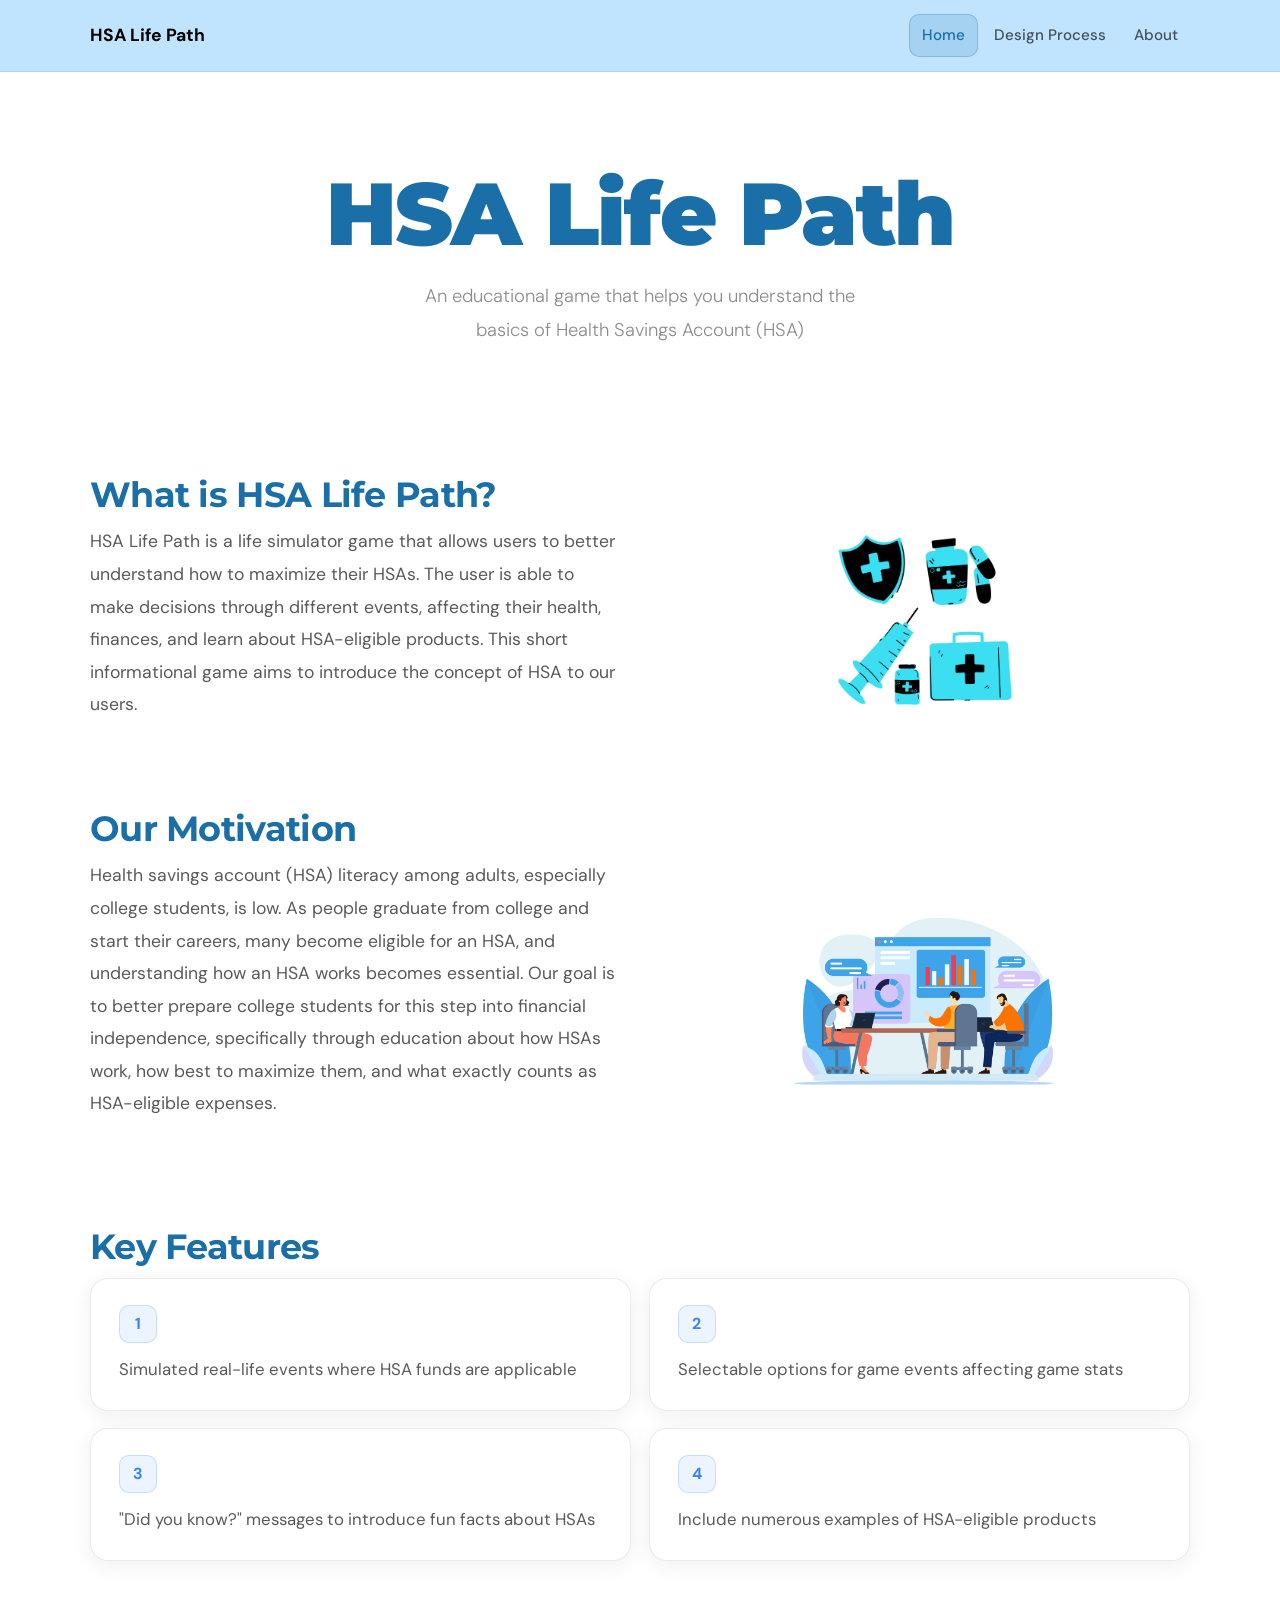
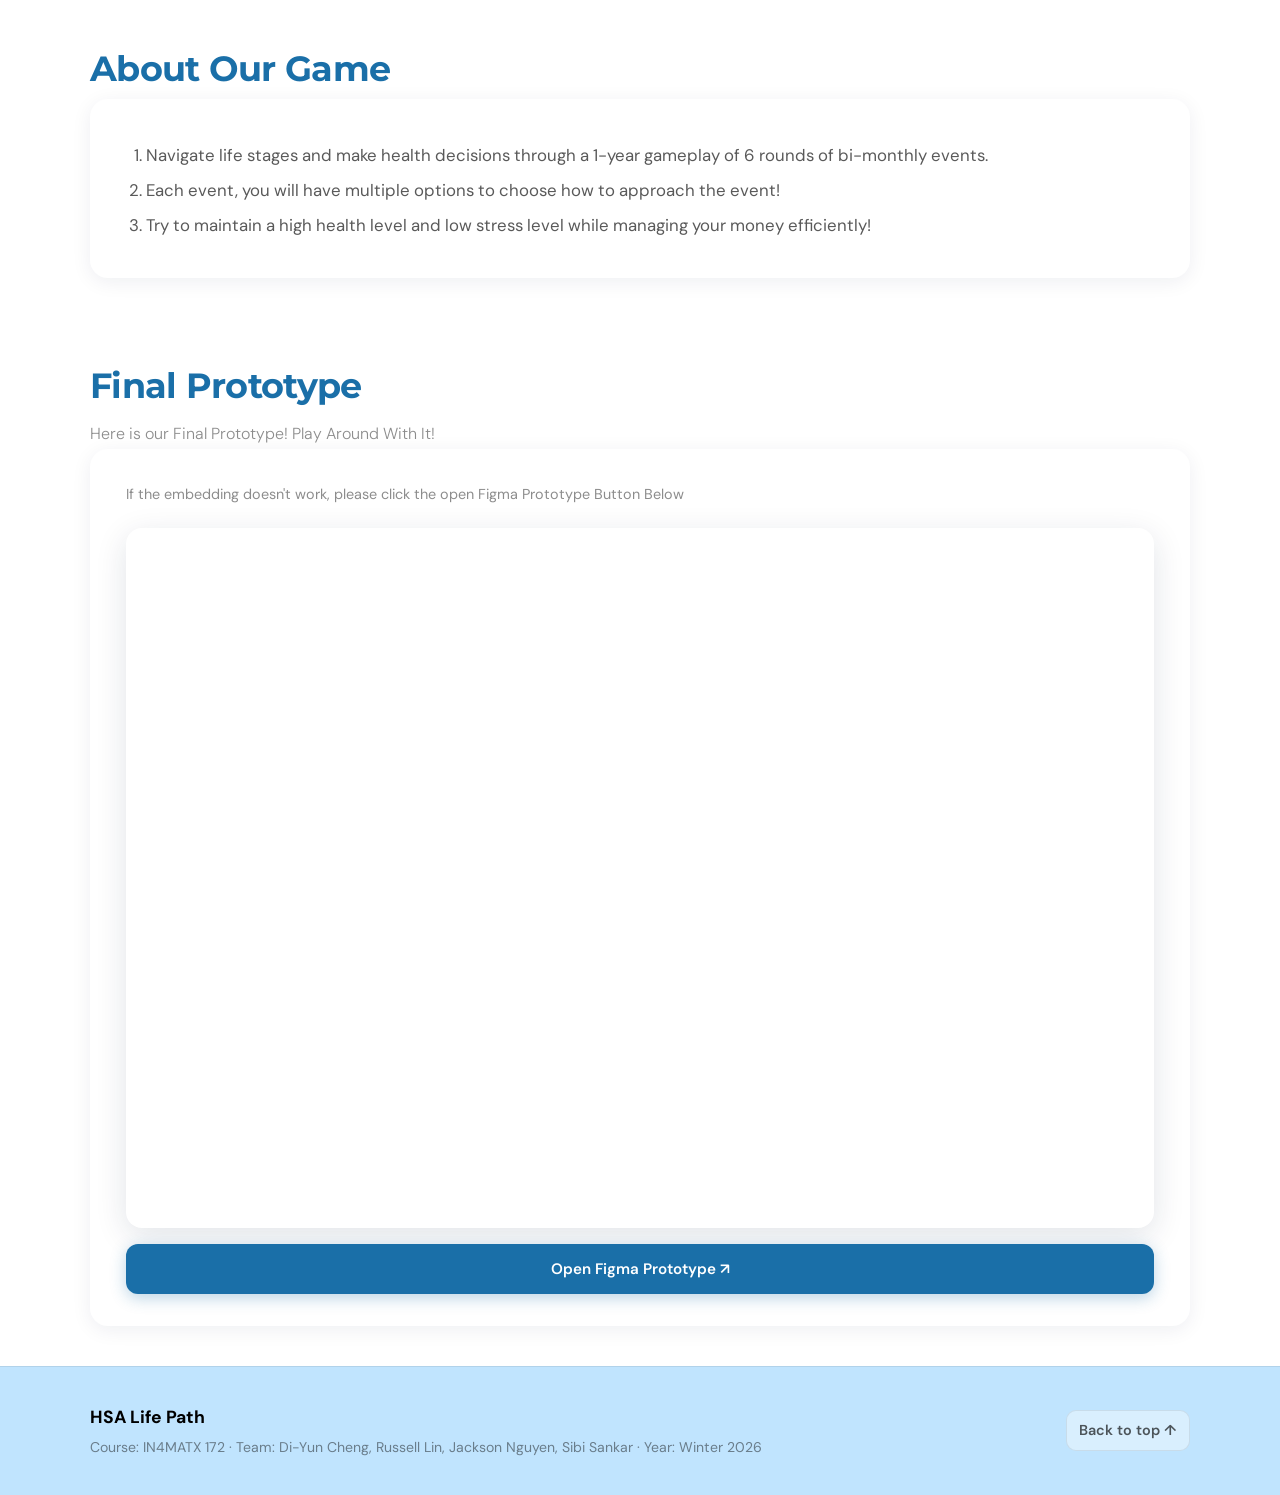
<file: index.html>
<!DOCTYPE html>
<html lang="en">
<head>
  <meta charset="UTF-8" />
  <meta name="viewport" content="width=device-width, initial-scale=1.0" />
  <title>HSA Life Path — Home</title>
  <meta name="description" content="A life simulator game helping college students understand Health Savings Accounts." />
  <link rel="stylesheet" href="styles.css" />
  <script src="script.js" defer></script>
</head>
<body>

  <nav class="site-nav">
    <div class="container nav-inner">
      <a href="index.html" class="nav-brand">HSA Life Path</a>
      <ul class="nav-links">
        <li><a href="index.html" class="active">Home</a></li>
        <li><a href="design.html">Design Process</a></li>
        <li><a href="about.html">About</a></li>
      </ul>
    </div>
  </nav>

  <main>

    <!-- ── HERO ── -->
    <section class="hero">
      <div class="container hero-grid">
        <div>
          <h1>HSA Life Path</h1>
          <p class="hero-sub">
            An educational game that helps you understand the basics of Health Savings Account (HSA)
          </p>
        </div>
      </div>
    </section>

    <!-- ── WHAT IS HSA LIFE PATH ── -->
    <section class="section section-alt3">
      <div class="container">
        <div class="section-head">
          <h2>What is HSA Life Path?</h2>
        </div>
        <div class="section-split align-items: start;">
          <div class="split-text">
            <div class="card">
              <p class="card-text">
                HSA Life Path is a life simulator game that allows users to better understand how to maximize their HSAs. The user is able to make decisions through different events, affecting their health, finances, and learn about HSA-eligible products. This short informational game aims to introduce the concept of HSA to our users.
              </p>
            </div>
          </div>
          <div class="split-image">
            <img
              src="assets/What is HSA Life Path.jpg"
              alt="HSA Life Path medical icons"
              style="max-width: 190px; width: 190px; height: auto;"
            />
          </div>
        </div>
      </div>
    </section>

    <!-- ── OUR MOTIVATION ── -->
    <section class="section section-alt2">
      <div class="container">
        <div class="section-head">
          <h2>Our Motivation</h2>
        </div>
        <div class="section-split align-items: start;">
          <div class="split-text">
            <div class="card">
              <p class="card-text">
                Health savings account (HSA) literacy among adults, especially college students, is low. As people graduate from college and start their careers, many become eligible for an HSA, and understanding how an HSA works becomes essential. Our goal is to better prepare college students for this step into financial independence, specifically through education about how HSAs work, how best to maximize them, and what exactly counts as HSA-eligible expenses.
              </p>
            </div>
          </div>
          <div class="split-image">
            <img
              src="assets/Our Motivation.jpg"
              alt="Team discussing motivation"
            />
          </div>
        </div>
      </div>
    </section>

    <!-- ── KEY FEATURES ── -->
    <section class="section section-alt">
      <div class="container">
        <div class="section-head">
          <h2>Key Features</h2>
        </div>
        <div class="features-grid">
          <div class="feature-card">
            <div class="feature-card-top">
              <div class="feature-num">1</div>
            </div>
            <p class="feature-text">Simulated real-life events where HSA funds are applicable</p>
          </div>
          <div class="feature-card">
            <div class="feature-card-top">
              <div class="feature-num">2</div>
            </div>
            <p class="feature-text">Selectable options for game events affecting game stats</p>
          </div>
          <div class="feature-card">
            <div class="feature-card-top">
              <div class="feature-num">3</div>
            </div>
            <p class="feature-text">"Did you know?" messages to introduce fun facts about HSAs</p>
          </div>
          <div class="feature-card">
            <div class="feature-card-top">
              <div class="feature-num">4</div>
            </div>
            <p class="feature-text">Include numerous examples of HSA-eligible products</p>
          </div>
        </div>
      </div>
    </section>

    <!-- ── ABOUT OUR GAME ── -->
    <section class="section section-alt">
      <div class="container">
        <div class="section-head">
          <h2>About Our Game</h2>
        </div>
        <div class="card">
          <ol class="bullets" style="padding-left:1.25rem;">
            <li>Navigate life stages and make health decisions through a 1-year gameplay of 6 rounds of bi-monthly events.</li>
            <li>Each event, you will have multiple options to choose how to approach the event!</li>
            <li>Try to maintain a high health level and low stress level while managing your money efficiently!</li>
          </ol>
        </div>
      </div>
    </section>

    <!-- ── PROTOTYPE ── -->
    <section id="prototype" class="section section-alt3">
      <div class="container">
        <div class="section-head">
          <h2>Final Prototype</h2>
          <p class="section-subtitle">Here is our Final Prototype! Play Around With It!</p>
        </div>
        <div class="card">
          <p class="card-text subtle" style="margin-bottom: 1.25rem; font-size:0.9rem;">
            If the embedding doesn't work, please click the open Figma Prototype Button Below
          </p>
          <div class="iframe-wrap">
            <iframe
              width="800"
              height="700"
              src="https://embed.figma.com/proto/LYA5RpGgOp7YdNDZ2Oj3NZ/Project?node-id=98-130&p=f&scaling=contain&content-scaling=responsive&page-id=97%3A23&starting-point-node-id=98%3A130&embed-host=share"
              allowfullscreen>
            </iframe>
          </div>
          <a
            class="btn btn-primary full"
            href="https://www.figma.com/proto/LYA5RpGgOp7YdNDZ2Oj3NZ/Project?node-id=98-130&starting-point-node-id=98%3A130"
            target="_blank" rel="noopener"
          >Open Figma Prototype ↗</a>
        </div>
      </div>
    </section>

  </main>

  <footer class="site-footer">
    <div class="container footer-inner">
      <div>
        <div class="footer-title">HSA Life Path</div>
        <div class="footer-subtle">
          Course: IN4MATX 172 ·
          Team: Di-Yun Cheng, Russell Lin, Jackson Nguyen, Sibi Sankar ·
          Year: Winter 2026
        </div>
      </div>
      <a href="#" class="footer-top">Back to top ↑</a>
    </div>
  </footer>

</body>
</html>
</file>
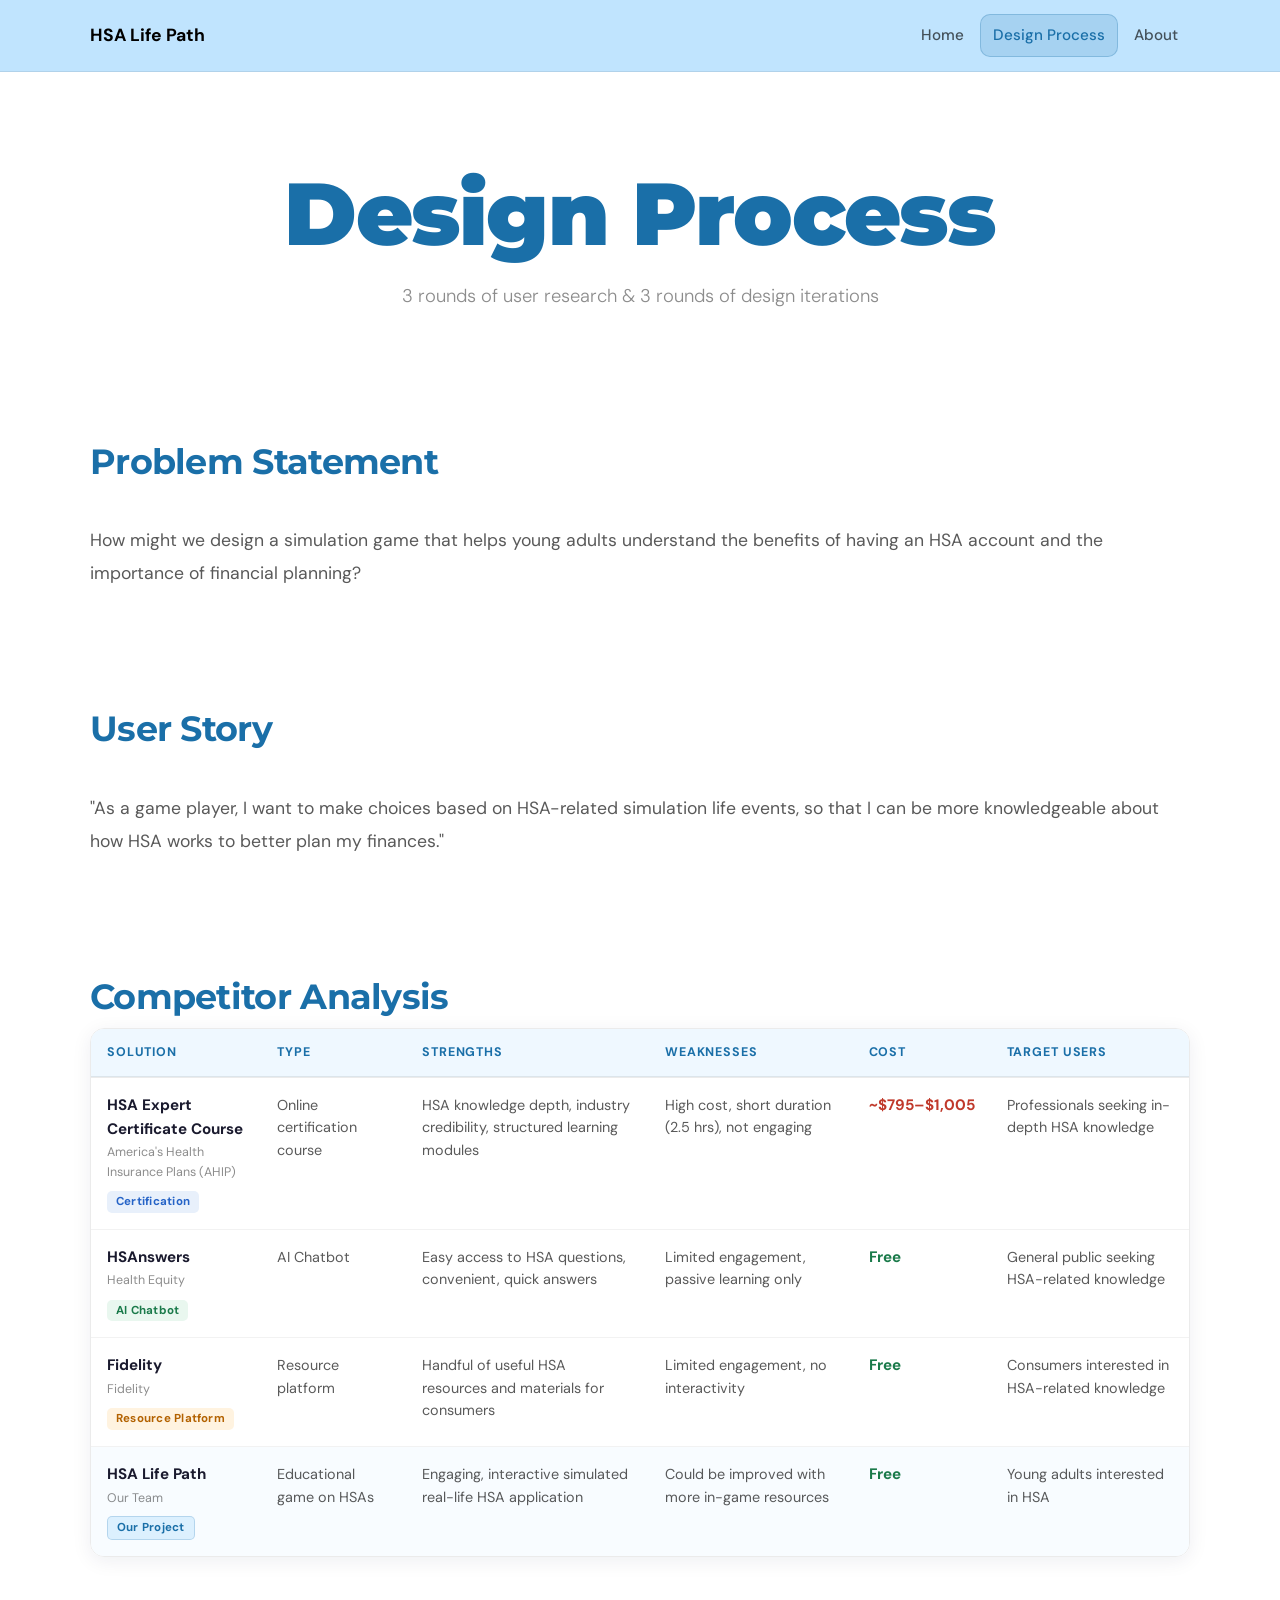
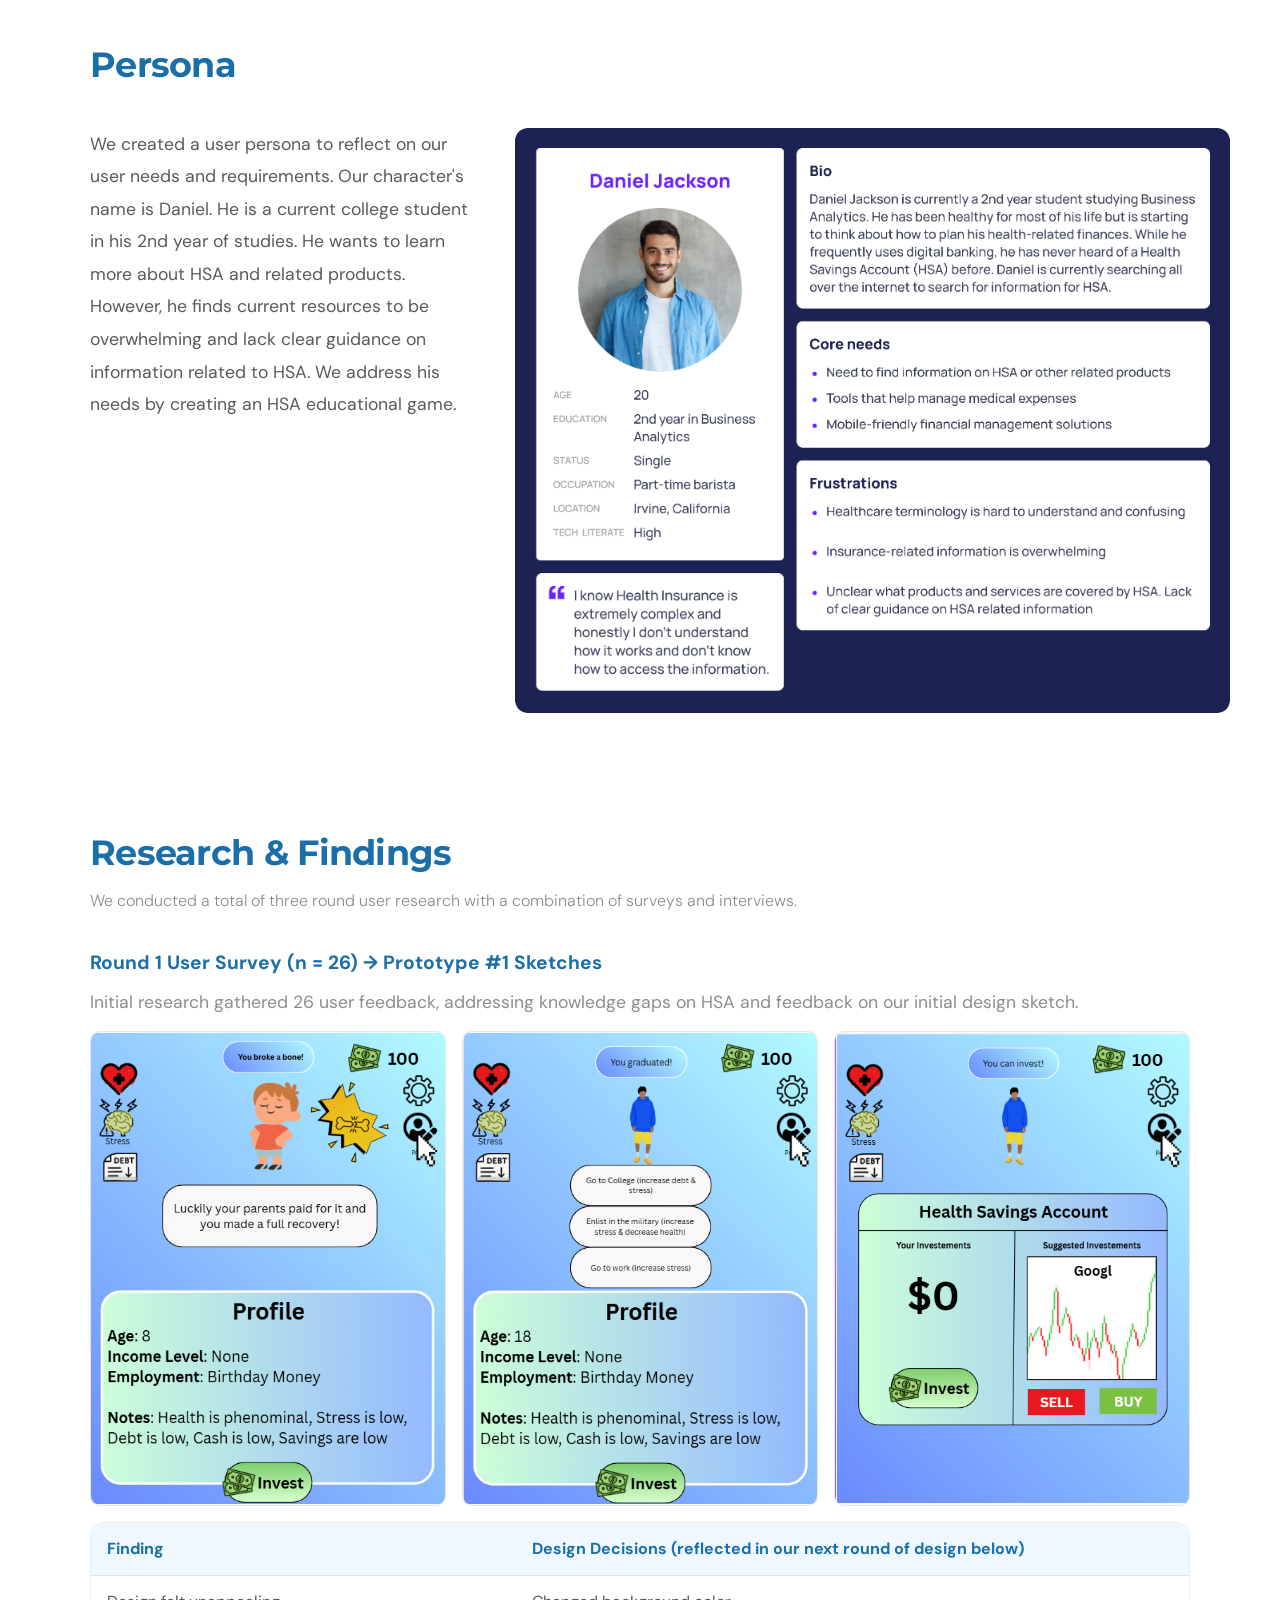
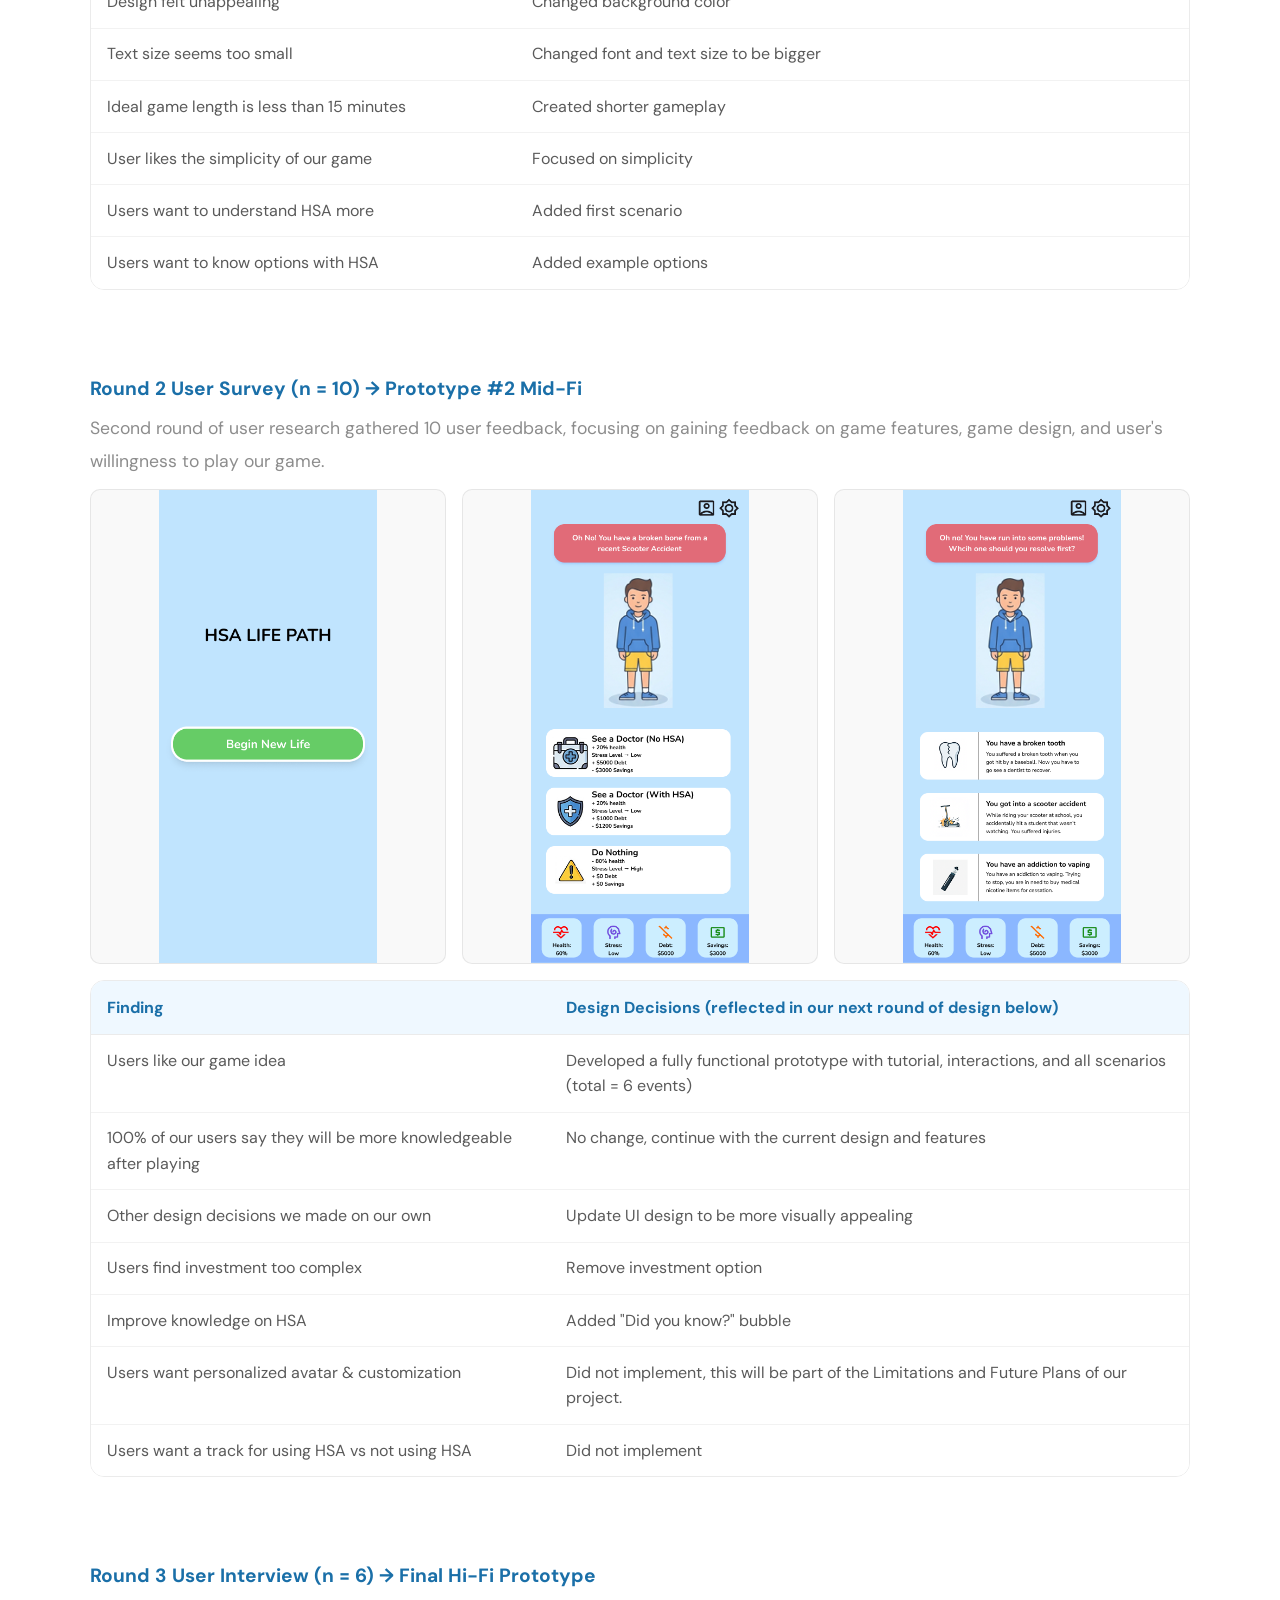
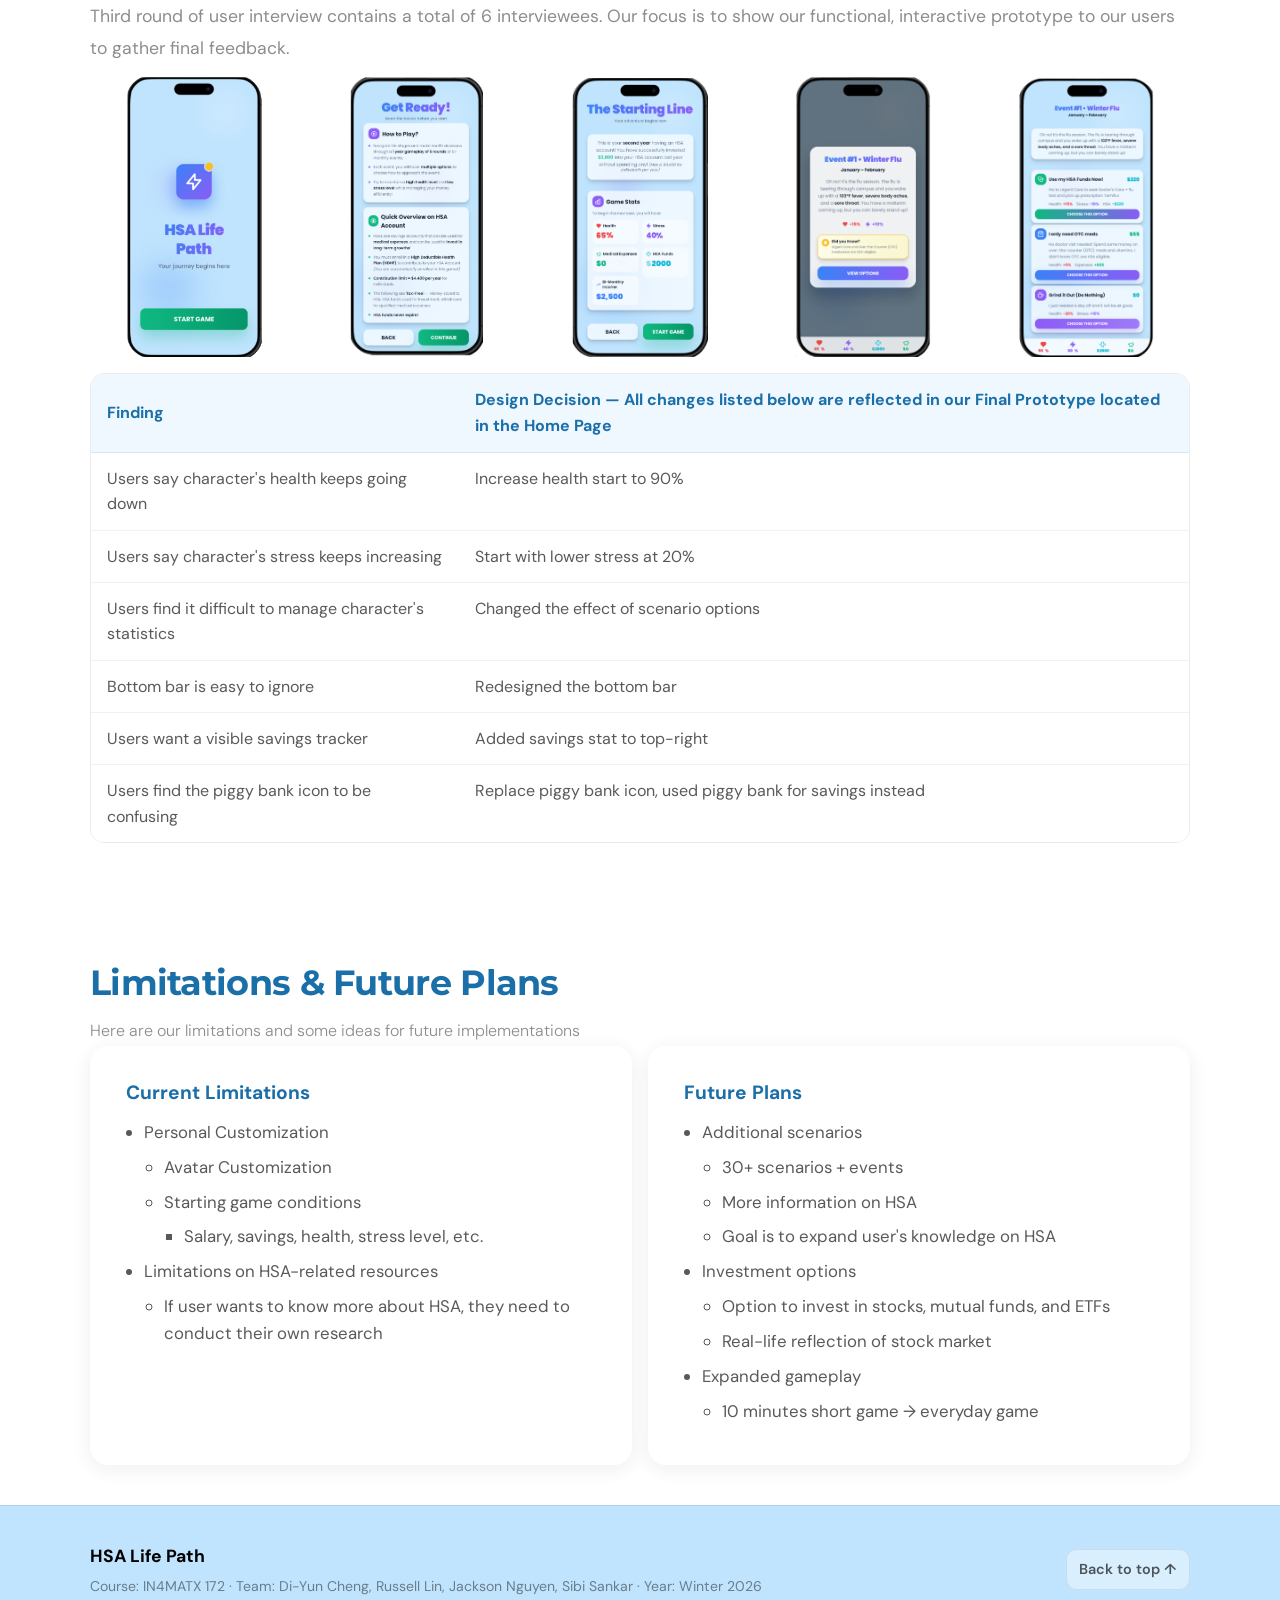
<file: design.html>
<!DOCTYPE html>
<html lang="en">
<head>
  <meta charset="UTF-8" />
  <meta name="viewport" content="width=device-width, initial-scale=1.0" />
  <title>HSA Life Path — Design Process</title>
  <link rel="stylesheet" href="styles.css" />
  <script src="script.js" defer></script>
  <style>
    /* Remove white card background for top-level section cards */
    .section > .container > .card,
    .section > .container > .card + .card {
      background: transparent;
      box-shadow: none;
      border: none;
      padding-left: 0;
      padding-right: 0;
    }

    /* ── COMPETITIVE ANALYSIS TABLE ── */
    .comp-table-wrap {
      width: 100%;
      overflow-x: auto;
      border-radius: 14px;
      border: 1px solid var(--border);
      box-shadow: var(--shadow);
    }
    .comp-table {
      width: 100%;
      border-collapse: collapse;
      background: #fff;
      font-family: 'DM Sans', sans-serif;
      font-size: 0.9rem;
    }
    .comp-table thead tr {
      background: rgba(192,228,254,0.25);
      border-bottom: 2px solid var(--border);
    }
    .comp-table th {
      padding: 0.85rem 1rem;
      text-align: left;
      font-weight: 700;
      font-size: 0.78rem;
      letter-spacing: 0.07em;
      text-transform: uppercase;
      color: var(--blue-dark);
    }
    .comp-table td {
      padding: 1rem 1rem;
      color: var(--muted);
      border-bottom: 1px solid rgba(0,0,0,0.05);
      vertical-align: top;
      line-height: 1.55;
    }
    .comp-table tbody tr:last-child td { border-bottom: none; }
    .comp-table tbody tr:hover td { background: rgba(192,228,254,0.08); }
    .comp-table tbody tr.our-project td { background: rgba(192,228,254,0.12); }
    .comp-table tbody tr.our-project:hover td { background: rgba(192,228,254,0.2); }

    .comp-solution-name {
      display: block;
      font-weight: 700;
      font-size: 0.95rem;
      color: #1a1a2e;
      margin-bottom: 2px;
    }
    .comp-solution-org {
      display: block;
      font-size: 0.78rem;
      color: var(--faint);
      margin-bottom: 7px;
    }
    .comp-badge {
      display: inline-block;
      padding: 2px 9px;
      border-radius: 5px;
      font-size: 0.72rem;
      font-weight: 700;
      letter-spacing: 0.02em;
    }
    .badge-cert    { background: #e8f0fb; color: #2563c7; }
    .badge-ai      { background: #e9f7ef; color: #1a7a4a; }
    .badge-res     { background: #fff3e0; color: #b36200; }
    .badge-project { background: rgba(192,228,254,0.5); color: var(--blue-dark); border: 1px solid rgba(26,111,168,0.2); }

    .comp-cost {
      font-weight: 700;
      font-size: 0.95rem;
      white-space: nowrap;
    }
    .cost-paid { color: #c0392b; }
    .cost-free { color: #1a7a4a; }
  </style>
</head>
<body>

  <nav class="site-nav">
    <div class="container nav-inner">
      <a href="index.html" class="nav-brand">HSA Life Path</a>
      <ul class="nav-links">
        <li><a href="index.html">Home</a></li>
        <li><a href="design.html" class="active">Design Process</a></li>
        <li><a href="about.html">About</a></li>
      </ul>
    </div>
  </nav>

  <main>

    <!-- ── HERO ── -->
    <section class="hero">
      <div class="container hero-grid">
        <div>
          <h1>Design Process</h1>
          <p class="hero-sub">
            3 rounds of user research &amp; 3 rounds of design iterations
          </p>
        </div>
      </div>
    </section>

    <!-- ── PROBLEM STATEMENT ── -->
    <section class="section">
      <div class="container">
        <div class="section-head">
          <h2>Problem Statement</h2>
        </div>
        <div class="card">
          <p class="card-text">
            How might we design a simulation game that helps young adults understand the benefits of having an HSA account and the importance of financial planning?
          </p>
        </div>
      </div>
    </section>

    <!-- ── USER STORY ── -->
    <section class="section">
      <div class="container">
        <div class="section-head">
          <h2>User Story</h2>
        </div>
        <div class="card">
          <p class="card-text">
            "As a game player, I want to make choices based on HSA-related simulation life events, so that I can be more knowledgeable about how HSA works to better plan my finances."
          </p>
        </div>
      </div>
    </section>

    <!-- ── COMPETITOR ANALYSIS ── -->
    <section class="section section-alt">
      <div class="container">
        <div class="section-head">
          <h2>Competitor Analysis</h2>
        </div>
        <div class="comp-table-wrap">
          <table class="comp-table">
            <thead>
              <tr>
                <th>Solution</th>
                <th>Type</th>
                <th>Strengths</th>
                <th>Weaknesses</th>
                <th>Cost</th>
                <th>Target Users</th>
              </tr>
            </thead>
            <tbody>
              <tr>
                <td>
                  <span class="comp-solution-name">HSA Expert Certificate Course</span>
                  <span class="comp-solution-org">America's Health Insurance Plans (AHIP)</span>
                  <span class="comp-badge badge-cert">Certification</span>
                </td>
                <td>Online certification course</td>
                <td>HSA knowledge depth, industry credibility, structured learning modules</td>
                <td>High cost, short duration (2.5 hrs), not engaging</td>
                <td><span class="comp-cost cost-paid">~$795–$1,005</span></td>
                <td>Professionals seeking in-depth HSA knowledge</td>
              </tr>
              <tr>
                <td>
                  <span class="comp-solution-name">HSAnswers</span>
                  <span class="comp-solution-org">Health Equity</span>
                  <span class="comp-badge badge-ai">AI Chatbot</span>
                </td>
                <td>AI Chatbot</td>
                <td>Easy access to HSA questions, convenient, quick answers</td>
                <td>Limited engagement, passive learning only</td>
                <td><span class="comp-cost cost-free">Free</span></td>
                <td>General public seeking HSA-related knowledge</td>
              </tr>
              <tr>
                <td>
                  <span class="comp-solution-name">Fidelity</span>
                  <span class="comp-solution-org">Fidelity</span>
                  <span class="comp-badge badge-res">Resource Platform</span>
                </td>
                <td>Resource platform</td>
                <td>Handful of useful HSA resources and materials for consumers</td>
                <td>Limited engagement, no interactivity</td>
                <td><span class="comp-cost cost-free">Free</span></td>
                <td>Consumers interested in HSA-related knowledge</td>
              </tr>
              <tr class="our-project">
                <td>
                  <span class="comp-solution-name">HSA Life Path</span>
                  <span class="comp-solution-org">Our Team</span>
                  <span class="comp-badge badge-project">Our Project</span>
                </td>
                <td>Educational game on HSAs</td>
                <td>Engaging, interactive simulated real-life HSA application</td>
                <td>Could be improved with more in-game resources</td>
                <td><span class="comp-cost cost-free">Free</span></td>
                <td>Young adults interested in HSA</td>
              </tr>
            </tbody>
          </table>
        </div>
      </div>
    </section>

    <!-- ── PERSONA ── -->
  <section class="section">
    <div class="container">
      <div class="section-head">
        <h2>Persona</h2>
      </div>
      <div class="card">
        <div class="section-split" style="grid-template-columns: 35% 65%; align-items: start;">
          <div class="split-text">
            <p class="card-text">
              We created a user persona to reflect on our user needs and requirements. Our character's name is Daniel. He is a current college student in his 2nd year of studies. He wants to learn more about HSA and related products. However, he finds current resources to be overwhelming and lack clear guidance on information related to HSA. We address his needs by creating an HSA educational game.
            </p>
          </div>
          <div class="split-image">
            <img
              src="assets/User Persona.png"
              alt="User Persona - Daniel"
              style="width:100%; max-width:100%; height:100%; object-fit:contain; border-radius:12px;"
            />
          </div>
        </div>
      </div>
    </div>
  </section>

    <!-- ── RESEARCH ROUNDS ── -->
    <section id="research" class="section section-alt">
      <div class="container">
        <div class="section-head">
          <h2>Research &amp; Findings</h2>
          <p class="section-subtitle">We conducted a total of three round user research with a combination of surveys and interviews.</p>
        </div>

    <!-- Round 1 -->
    <div class="card" style="margin-bottom:1.25rem;">
      <h3 class="card-title">Round 1 User Survey (n = 26) → Prototype #1 Sketches</h3>
      <p class="card-text subtle" style="margin-bottom:0.75rem;">Initial research gathered 26 user feedback, addressing knowledge gaps on HSA and feedback on our initial design sketch.</p>
      <div class="gallery" style="margin-bottom:1rem; grid-template-columns: repeat(3, 1fr); gap: 1rem;">
        <img src="assets/Prototype Images/Initial Sketches/Sketch 1.png" alt="Wireframe 1" style="aspect-ratio: 3/4; object-fit: contain; background: #f9f9f9; width: 100%;" />
        <img src="assets/Prototype Images/Initial Sketches/Sketch 2.png" alt="Wireframe 2" style="aspect-ratio: 3/4; object-fit: contain; background: #f9f9f9; width: 100%;" />
        <img src="assets/Prototype Images/Initial Sketches/Sketch 3.png" alt="Wireframe 3" style="aspect-ratio: 3/4; object-fit: contain; background: #f9f9f9; width: 100%;" />
      </div>
      <div class="responsive-table">
        <table>
          <thead>
            <tr><th>Finding</th><th>Design Decisions (reflected in our next round of design below)</th></tr>
          </thead>
          <tbody>
            <tr><td>Design felt unappealing</td><td>Changed background color</td></tr>
            <tr><td>Text size seems too small</td><td>Changed font and text size to be bigger</td></tr>
            <tr><td>Ideal game length is less than 15 minutes</td><td>Created shorter gameplay</td></tr>
            <tr><td>User likes the simplicity of our game</td><td>Focused on simplicity</td></tr>
            <tr><td>Users want to understand HSA more</td><td>Added first scenario</td></tr>
            <tr><td>Users want to know options with HSA</td><td>Added example options</td></tr>
          </tbody>
        </table>
      </div>
    </div>

        <!-- Round 2 -->
        <div class="card" style="margin-bottom:1.25rem;">
         <h3 class="card-title">Round 2 User Survey (n = 10) → Prototype #2 Mid-Fi</h3>
          <p class="card-text subtle" style="margin-bottom:0.75rem;">Second round of user research gathered 10 user feedback, focusing on gaining feedback on game features, game design, and user's willingness to play our game.</p>
          <div class="gallery" style="margin-bottom:1rem; grid-template-columns: repeat(3, 1fr); gap: 1rem;">
            <img src="assets/Prototype Images/Mid fi/Mid fi 1.png" alt="Wireframe 1" style="aspect-ratio: 3/4; object-fit: contain; background: #f9f9f9; width: 100%;" />
            <img src="assets/Prototype Images/Mid fi/Mid fi 2.png" alt="Wireframe 2" style="aspect-ratio: 3/4; object-fit: contain; background: #f9f9f9; width: 100%;" />
            <img src="assets/Prototype Images/Mid fi/Mid fi 3.png" alt="Wireframe 3" style="aspect-ratio: 3/4; object-fit: contain; background: #f9f9f9; width: 100%;" />
          </div>
          <div class="responsive-table">
            <table>
              <thead>
                <tr><th>Finding</th><th>Design Decisions (reflected in our next round of design below)</th></tr>
              </thead>
              <tbody>
                <tr><td>Users like our game idea</td><td>Developed a fully functional prototype with tutorial, interactions, and all scenarios (total = 6 events)</td></tr>
                <tr><td>100% of our users say they will be more knowledgeable after playing</td><td>No change, continue with the current design and features</td></tr>
                <tr><td>Other design decisions we made on our own</td><td>Update UI design to be more visually appealing</td></tr>
                <tr><td>Users find investment too complex</td><td>Remove investment option</td></tr>
                <tr><td>Improve knowledge on HSA</td><td>Added "Did you know?" bubble</td></tr>
                <tr><td>Users want personalized avatar &amp; customization</td><td>Did not implement, this will be part of the Limitations and Future Plans of our project.</td></tr>
                <tr><td>Users want a track for using HSA vs not using HSA</td><td>Did not implement</td></tr>
              </tbody>
            </table>
          </div>
        </div>

        <!-- Round 3 -->
        <div class="card">
          <h3 class="card-title">Round 3 User Interview (n = 6) → Final Hi-Fi Prototype</h3>
          <p class="card-text subtle" style="margin-bottom:0.75rem;">Third round of user interview contains a total of 6 interviewees. Our focus is to show our functional, interactive prototype to our users to gather final feedback.</p>
          <div style="margin-bottom:1rem; display: grid; grid-template-columns: repeat(5, 1fr); gap: 1rem;">
            <img src="assets/Round 3-1.png" alt="Round 3 Wireframe 1" style="width: 100%; height: 280px; object-fit: contain; background: transparent; border: none; border-radius: 0;" />
            <img src="assets/Round 3-2.png" alt="Round 3 Wireframe 2" style="width: 100%; height: 280px; object-fit: contain; background: transparent; border: none; border-radius: 0;" />
            <img src="assets/Round 3-3.png" alt="Round 3 Wireframe 3" style="width: 100%; height: 280px; object-fit: contain; background: transparent; border: none; border-radius: 0;" />
            <img src="assets/Round 3-4.png" alt="Round 3 Wireframe 4" style="width: 100%; height: 280px; object-fit: contain; background: transparent; border: none; border-radius: 0;" />
            <img src="assets/Round 3-5.png" alt="Round 3 Wireframe 5" style="width: 100%; height: 280px; object-fit: contain; background: transparent; border: none; border-radius: 0;" />
          </div>
          <div class="responsive-table">
            <table>
              <thead>
                <tr><th>Finding</th><th>Design Decision — All changes listed below are reflected in our Final Prototype located in the Home Page</th></tr>
              </thead>
              <tbody>
                <tr><td>Users say character's health keeps going down</td><td>Increase health start to 90%</td></tr>
                <tr><td>Users say character's stress keeps increasing</td><td>Start with lower stress at 20%</td></tr>
                <tr><td>Users find it difficult to manage character's statistics</td><td>Changed the effect of scenario options</td></tr>
                <tr><td>Bottom bar is easy to ignore</td><td>Redesigned the bottom bar</td></tr>
                <tr><td>Users want a visible savings tracker</td><td>Added savings stat to top-right</td></tr>
                <tr><td>Users find the piggy bank icon to be confusing</td><td>Replace piggy bank icon, used piggy bank for savings instead</td></tr>
              </tbody>
            </table>
          </div>
        </div>

      </div>
    </section>

    <!-- ── LIMITATIONS ── -->
    <section class="section">
      <div class="container">
        <div class="section-head">
          <h2>Limitations &amp; Future Plans</h2>
          <p class="section-subtitle">Here are our limitations and some ideas for future implementations</p>
        </div>
        <div class="grid-2">
          <div class="card">
            <h3 class="card-title">Current Limitations</h3>
            <ul class="bullets">
              <li>Personal Customization
                <ul style="padding-left:1.25rem; margin-top:0.35rem;">
                  <li>Avatar Customization</li>
                  <li>Starting game conditions
                    <ul style="padding-left:1.25rem; margin-top:0.35rem;">
                      <li>Salary, savings, health, stress level, etc.</li>
                    </ul>
                  </li>
                </ul>
              </li>
              <li>Limitations on HSA-related resources
                <ul style="padding-left:1.25rem; margin-top:0.35rem;">
                  <li>If user wants to know more about HSA, they need to conduct their own research</li>
                </ul>
              </li>
            </ul>
          </div>
          <div class="card">
            <h3 class="card-title">Future Plans</h3>
            <ul class="bullets">
              <li>Additional scenarios
                <ul style="padding-left:1.25rem; margin-top:0.35rem;">
                  <li>30+ scenarios + events</li>
                  <li>More information on HSA</li>
                  <li>Goal is to expand user's knowledge on HSA</li>
                </ul>
              </li>
              <li>Investment options
                <ul style="padding-left:1.25rem; margin-top:0.35rem;">
                  <li>Option to invest in stocks, mutual funds, and ETFs</li>
                  <li>Real-life reflection of stock market</li>
                </ul>
              </li>
              <li>Expanded gameplay
                <ul style="padding-left:1.25rem; margin-top:0.35rem;">
                  <li>10 minutes short game → everyday game</li>
                </ul>
              </li>
            </ul>
          </div>
        </div>
      </div>
    </section>

  </main>

  <footer class="site-footer">
    <div class="container footer-inner">
      <div>
        <div class="footer-title">HSA Life Path</div>
        <div class="footer-subtle">
          Course: IN4MATX 172 ·
          Team: Di-Yun Cheng, Russell Lin, Jackson Nguyen, Sibi Sankar ·
          Year: Winter 2026
        </div>
      </div>
      <a href="#" class="footer-top">Back to top ↑</a>
    </div>
  </footer>

</body>
</html>
</file>
<file: styles.css>
@import url('https://fonts.googleapis.com/css2?family=Montserrat:wght@700;900&family=DM+Sans:wght@300;400;500;600&display=swap');

/* ── VARIABLES ── */
:root {
  --blue:        #C0E4FE;
  --blue-dark:   #1a6fa8;
  --accent:      #3b82f6;
  --bg:          #ffffff;
  --text:        #000000;
  --muted:       rgba(0,0,0,0.65);
  --faint:       rgba(0,0,0,0.45);
  --border:      rgba(0,0,0,0.08);
  --radius:      18px;
  --shadow:      0 4px 20px rgba(10,31,68,0.07);
  --shadow-md:   0 8px 32px rgba(10,31,68,0.12);
}

/* ── PAGE TRANSITIONS ── */
body {
  opacity: 1;
  transform: none;
  transition: none;
}
main {
  opacity: 0;
  transform: translateY(8px);
  transition: opacity 0.25s ease, transform 0.25s ease;
}
body.page-loaded main {
  opacity: 1;
  transform: translateY(0);
}
body.page-exit main {
  opacity: 0;
  transform: translateY(-6px);
  transition: opacity 0.2s ease, transform 0.2s ease;
}

/* ── RESET ── */
*, *::before, *::after { box-sizing: border-box; margin: 0; padding: 0; }
html { scroll-behavior: smooth; }

/* ── BASE ── */
body {
  font-family: 'DM Sans', sans-serif;
  background: var(--bg);
  color: var(--text);
  min-height: 100vh;
  line-height: 1.6;
}
a { color: inherit; text-decoration: none; }

/* ── CONTAINER ── */
.container {
  width: min(1100px, calc(100% - 2rem));
  margin: 0 auto;
}

/* ── NAV ── */
.site-nav {
  position: sticky;
  top: 0;
  z-index: 100;
  background: var(--blue);
  border-bottom: 1px solid var(--border);
}
.nav-inner {
  display: flex;
  align-items: center;
  justify-content: space-between;
  padding: 0.9rem 0;
  gap: 1rem;
}
.nav-brand {
  font-family: 'DM Sans', sans-serif;
  font-weight: 700;
  font-size: 1.1rem;
  color: var(--text);
}
.nav-links {
  list-style: none;
  display: flex;
  align-items: center;
  gap: 0.25rem;
}
.nav-links a {
  display: inline-block;
  padding: 0.5rem 0.75rem;
  border-radius: 10px;
  color: var(--muted);
  font-weight: 500;
  font-size: 0.95rem;
  transition: background 160ms, color 160ms;
}
.nav-links a:hover { background: rgba(0,0,0,0.06); color: var(--text); }
.nav-links a.active {
  background: rgba(26,111,168,0.15);
  color: var(--blue-dark);
  border: 1px solid rgba(26,111,168,0.25);
}

/* ── HERO ── */
.hero {
  text-align: center;
  display: flex;
  justify-content: center;
  align-items: center;
  padding: 6rem 0 5rem;
  background: var(--bg);
}
.hero .container {
  display: flex;
  justify-content: center;
  width: 100%;
}
.hero-grid {
  display: flex;
  flex-direction: column;
  align-items: center;
  width: 100%;
}
.hero-grid > div {
  display: flex;
  flex-direction: column;
  align-items: center;
  width: 100%;
}
.hero h1 {
  font-family: 'Montserrat', sans-serif;
  font-size: clamp(3.5rem, 7vw, 5.5rem);
  font-weight: 900;
  letter-spacing: -0.02em;
  color: var(--blue-dark);
  text-align: center;
  width: 100%;
  line-height: 1.05;
}
.hero-sub {
  font-size: 1.15rem;
  font-weight: 300;
  color: var(--faint);
  max-width: 480px;
  margin: 1.25rem auto 0;
  line-height: 1.8;
  text-align: center;
}

/* ── SECTIONS ── */
.section,
.section-alt,
.section-alt2,
.section-alt3 {
  padding: 2.5rem 0;
  background: var(--bg);
  border: none;
}
.section-head {
  margin-bottom: 0.15rem;
}
.section-head h2 {
  font-family: 'Montserrat', sans-serif;
  font-weight: 700;
  font-size: clamp(1.6rem, 2.8vw, 2.2rem);
  color: var(--blue-dark);
  letter-spacing: -0.02em;
  margin-bottom: 0;
}
.section-subtitle {
  font-size: 1rem;
  color: var(--faint);
  margin-top: 0.4rem;
  font-weight: 300;
}

/* ── CARDS ── */
.card {
  background: var(--bg);
  border: none;
  border-radius: var(--radius);
  box-shadow: var(--shadow);
  padding: 2rem 2.25rem;
}
.card-title {
  font-family: 'DM Sans', sans-serif;
  font-size: 1.2rem;
  font-weight: 700;
  margin-bottom: 0.5rem;
  color: var(--blue-dark);
}
.card-text {
  font-size: 1.1rem;
  font-weight: 400;
  line-height: 1.85;
  color: var(--muted);
  margin-top: 0;
}
.subtle { color: var(--faint); }

/* ── TEXT + IMAGE SPLIT ── */
.section-split {
  display: grid;
  grid-template-columns: 1fr 1fr;
  gap: 2.5rem;
  align-items: start;
}
.split-text .card {
  background: transparent;
  border: none;
  border-radius: 0;
  box-shadow: none;
  padding: 0;
}
.split-image {
  display: flex;
  align-items: center;
  justify-content: center;
}
.split-image img {
  width: 100%;
  max-width: 280px;
  height: 280px;
  object-fit: contain;
  border-radius: 20px;
  display: block;
  margin: 0 auto;
}

/* ── KEY FEATURES ── */
.features-grid {
  display: grid;
  grid-template-columns: 1fr 1fr;
  gap: 1.1rem;
}
.feature-card {
  background: #ffffff;
  border-radius: var(--radius);
  padding: 1.6rem 1.75rem;
  box-shadow: var(--shadow);
  display: flex;
  flex-direction: column;
  gap: 0.85rem;
  border: 1px solid var(--border);
}
.feature-card-top {
  display: flex;
  align-items: center;
  gap: 0.85rem;
}
.feature-num {
  min-width: 38px;
  height: 38px;
  background: #EBF4FF;
  color: var(--accent);
  border-radius: 10px;
  display: flex;
  align-items: center;
  justify-content: center;
  font-weight: 700;
  font-size: 1rem;
  flex-shrink: 0;
  border: 1.5px solid rgba(59,130,246,0.2);
}
.feature-text {
  font-size: 1.05rem;
  line-height: 1.65;
  color: var(--muted);
  font-weight: 400;
  margin: 0;
}

/* ── BUTTONS ── */
.btn {
  display: inline-flex;
  align-items: center;
  justify-content: center;
  border-radius: 12px;
  padding: 0.75rem 1.25rem;
  font-weight: 600;
  font-size: 0.95rem;
  font-family: inherit;
  border: 1px solid transparent;
  cursor: pointer;
  transition: transform 140ms, box-shadow 140ms, background 140ms;
}
.btn:active { transform: translateY(1px); }
.btn-primary {
  background: var(--blue-dark);
  color: #ffffff;
  box-shadow: 0 4px 16px rgba(26,111,168,0.3);
}
.btn-primary:hover { background: #155d8f; }
.btn-ghost {
  background: transparent;
  border-color: var(--border);
  color: var(--text);
}
.btn-ghost:hover { background: rgba(0,0,0,0.05); }
.btn.full { width: 100%; margin-top: 1rem; }

/* ── IFRAME / PROTOTYPE ── */
.iframe-wrap {
  border-radius: 16px;
  overflow: hidden;
  border: none;
  padding: 0;
  box-shadow: var(--shadow-md);
}
.iframe-wrap iframe {
  display: block;
  width: 100%;
  height: 700px;
  border: 0;
  border-radius: 16px;
}

/* ── DIVIDER ── */
.divider { height: 1px; background: var(--border); margin: 1rem 0; }

/* ── FOOTER ── */
.site-footer {
  padding: 2.25rem 0;
  background: var(--blue);
  border-top: 1px solid var(--border);
}
.footer-inner {
  display: flex;
  align-items: center;
  justify-content: space-between;
  gap: 1rem;
  flex-wrap: wrap;
}
.footer-title {
  font-family: 'DM Sans', sans-serif;
  font-weight: 700;
  font-size: 1.1rem;
}
.footer-subtle {
  margin-top: 0.3rem;
  color: var(--faint);
  font-size: 0.88rem;
}
.footer-top {
  color: var(--muted);
  font-weight: 600;
  padding: 0.5rem 0.75rem;
  border-radius: 10px;
  border: 1px solid var(--border);
  background: rgba(255,255,255,0.4);
  font-size: 0.9rem;
  transition: background 150ms;
}
.footer-top:hover { background: rgba(255,255,255,0.7); }

/* ── RESPONSIVE ── */
@media (max-width: 700px) {
  .section-split { grid-template-columns: 1fr; }
  .features-grid { grid-template-columns: 1fr; }
  .hero h1 { font-size: 2.8rem; }
}

/* ── TIMELINE ── */
.timeline { display: grid; gap: 0.5rem; }
.timeline-step {
  display: grid;
  grid-template-columns: 44px 1fr;
  gap: 0.85rem;
  padding: 0.8rem;
  border-radius: 14px;
  background: rgba(192,228,254,0.15);
  border: 1px solid var(--border);
  align-items: center;
}
.timeline-marker {
  width: 44px; height: 44px;
  border-radius: 12px;
  display: grid;
  place-items: center;
  font-weight: 700;
  font-size: 1rem;
  background: rgba(26,111,168,0.12);
  border: 1px solid rgba(26,111,168,0.25);
  color: var(--blue-dark);
}
.timeline-step h3 { font-size: 1rem; font-weight: 700; margin-bottom: 0.15rem; color: var(--blue-dark); }
.timeline-step p { color: var(--muted); font-size: 0.9rem; margin: 0; }

/* ── TABLE ── */
.responsive-table {
  width: 100%;
  overflow-x: auto;
  border-radius: 14px;
  border: 1px solid var(--border);
}
.responsive-table table { width: 100%; border-collapse: collapse; background: #fff; }
.responsive-table th {
  padding: 0.85rem 1rem;
  text-align: left;
  font-weight: 700;
  background: rgba(192,228,254,0.25);
  border-bottom: 1px solid var(--border);
  font-size: 1rem;
  color: var(--blue-dark);
}
.responsive-table td {
  padding: 0.8rem 1rem;
  color: var(--muted);
  border-bottom: 1px solid rgba(0,0,0,0.05);
  font-size: 1rem;
  vertical-align: top;
}
.responsive-table tr:last-child td { border-bottom: none; }
.responsive-table tr:hover td { background: rgba(192,228,254,0.1); }

/* ── GALLERY ── */
.gallery {
  display: grid;
  grid-template-columns: repeat(auto-fit, minmax(120px, 1fr));
  gap: 0.6rem;
  margin-top: 0.75rem;
}
.gallery img {
  width: 100%;
  border-radius: 10px;
  display: block;
  object-fit: cover;
  aspect-ratio: 4/3;
  border: 1px solid var(--border);
}

/* ── TODO CARD ── */
.todo-card {
  background: rgba(251,191,36,0.08);
  border: 1px solid rgba(251,191,36,0.3);
  border-radius: 12px;
  padding: 1rem 1.25rem;
  display: flex;
  align-items: center;
  gap: 0.75rem;
  color: #92400e;
  font-size: 0.9rem;
}

/* ── FUTURE LIST ── */
.future-list { list-style: none; display: grid; gap: 0.75rem; margin-top: 0.5rem; }
.future-list li {
  display: flex;
  align-items: flex-start;
  gap: 1rem;
  background: rgba(192,228,254,0.15);
  border: 1px solid var(--border);
  border-radius: 12px;
  padding: 0.9rem 1rem;
}
.future-icon {
  width: 36px; height: 36px;
  border-radius: 10px;
  background: rgba(26,111,168,0.1);
  border: 1px solid rgba(26,111,168,0.2);
  display: grid;
  place-items: center;
  font-size: 1rem;
  flex-shrink: 0;
}
.future-text strong { display: block; font-size: 0.9rem; font-weight: 700; margin-bottom: 0.1rem; color: var(--blue-dark); }
.future-text span { color: var(--muted); font-size: 0.85rem; }

/* ── GRIDS ── */
.grid-2 { display: grid; grid-template-columns: 1fr 1fr; gap: 1rem; }
.grid-3 { display: grid; grid-template-columns: repeat(3, 1fr); gap: 1rem; }

/* ── BULLETS ── */
.bullets { margin: 0.65rem 0 0; padding-left: 1.15rem; color: var(--muted); }
.bullets li { margin: 0.5rem 0; font-size: 1.05rem; line-height: 1.6; }

@media (max-width: 860px) {
  .grid-2, .grid-3 { grid-template-columns: 1fr; }
}

/* ── TEAM CARDS ── */
.team-card-row {
  display: grid;
  grid-template-columns: 110px 1fr;
  gap: 1.25rem;
  align-items: center;
}
.team-avatar {
  width: 110px;
  height: 110px;
  border-radius: 50%;
  object-fit: cover;
  flex-shrink: 0;
  border: 2px solid var(--border);
}
.team-role {
  font-size: 0.75rem;
  font-weight: 700;
  letter-spacing: 0.08em;
  text-transform: uppercase;
  color: var(--blue-dark);
  margin-bottom: 0.2rem;
}
.team-name {
  font-family: 'DM Sans', sans-serif;
  font-weight: 700;
  font-size: 1.05rem;
  margin-bottom: 0.3rem;
  color: var(--text);
}
.team-desc {
  color: var(--muted);
  font-size: 1rem;
  line-height: 1.6;
}

/* ── MINI LIST ── */
.mini-list { margin: 0; padding-left: 0; list-style: none; color: var(--muted); }
.mini-list li { display: flex; align-items: center; gap: 0.6rem; padding: 0.4rem 0; font-size: 1.05rem; }
.dot {
  width: 9px; height: 9px;
  border-radius: 50%;
  background: var(--blue-dark);
  flex-shrink: 0;
}

/* ── CALLOUT ── */
.callout {
  border-radius: var(--radius);
  border: 1px solid rgba(26,111,168,0.2);
  background: rgba(192,228,254,0.15);
  padding: 1.75rem 2rem;
}
</file>
